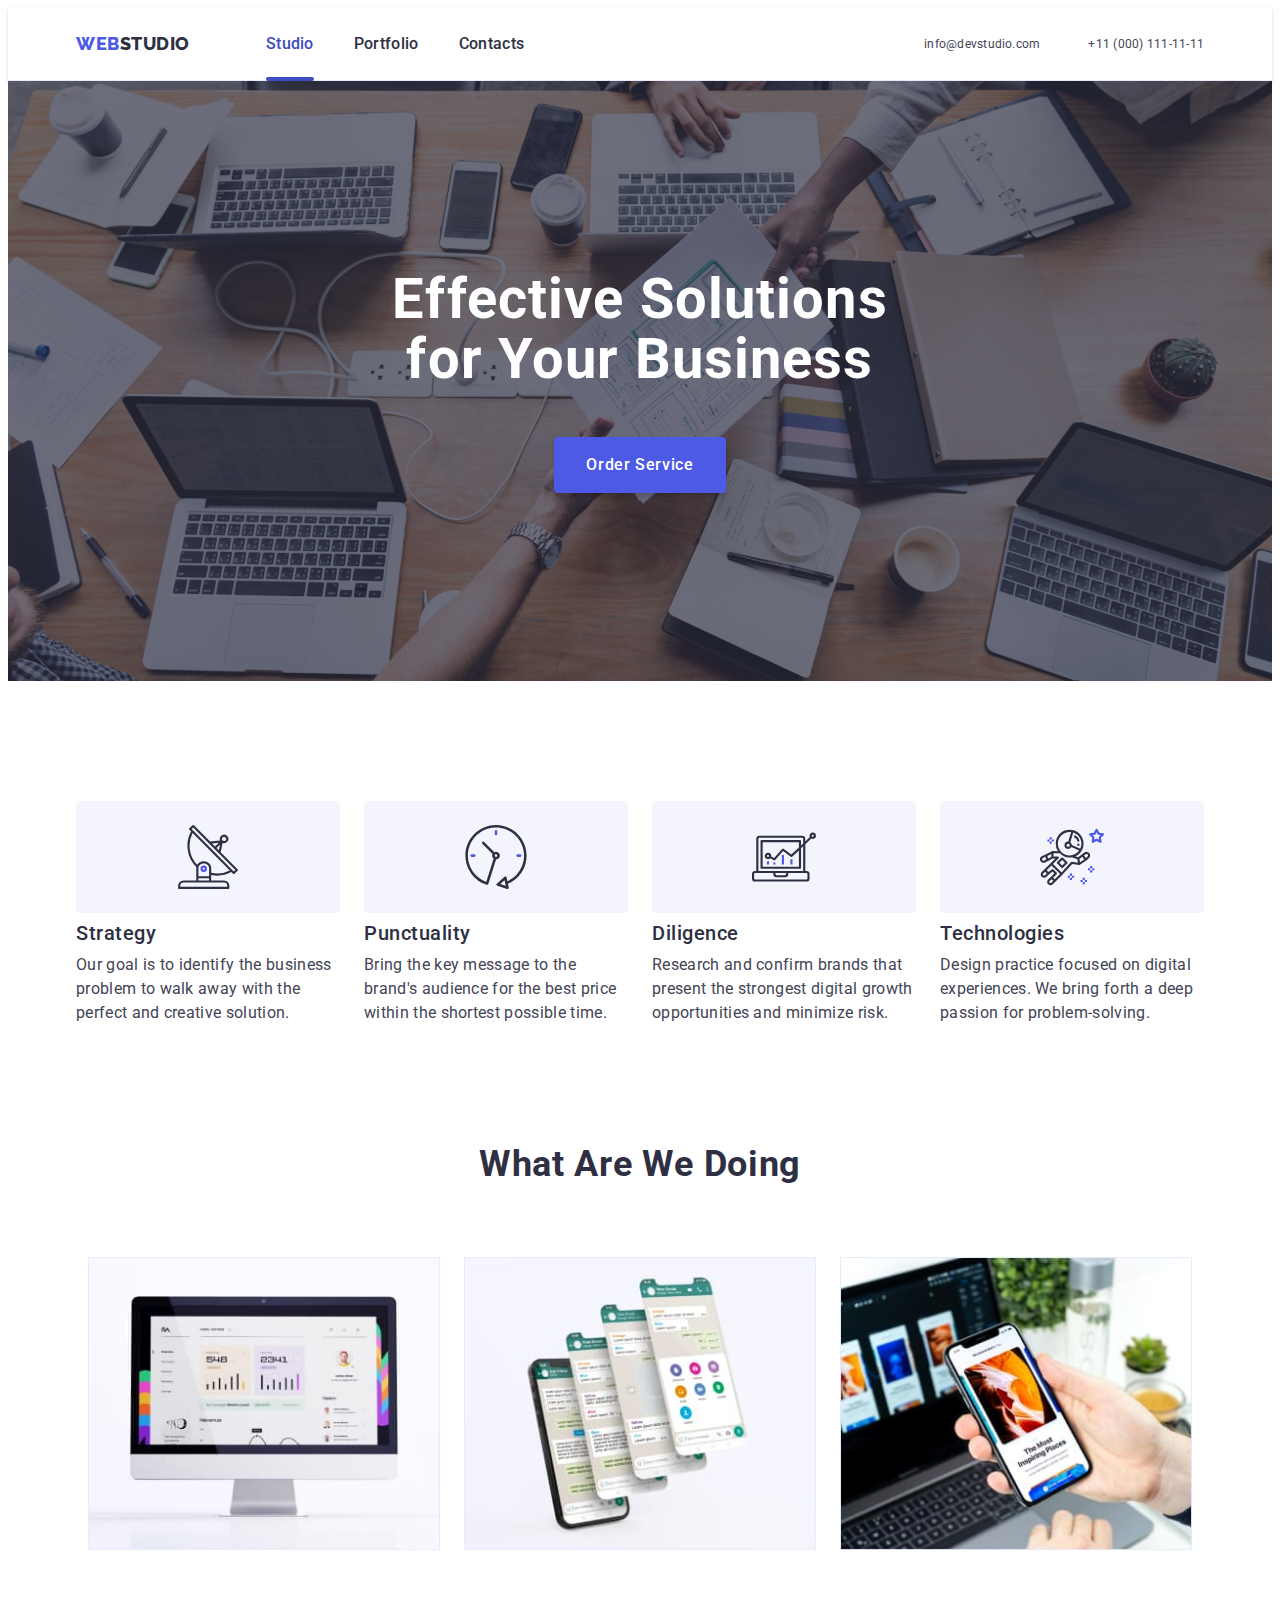
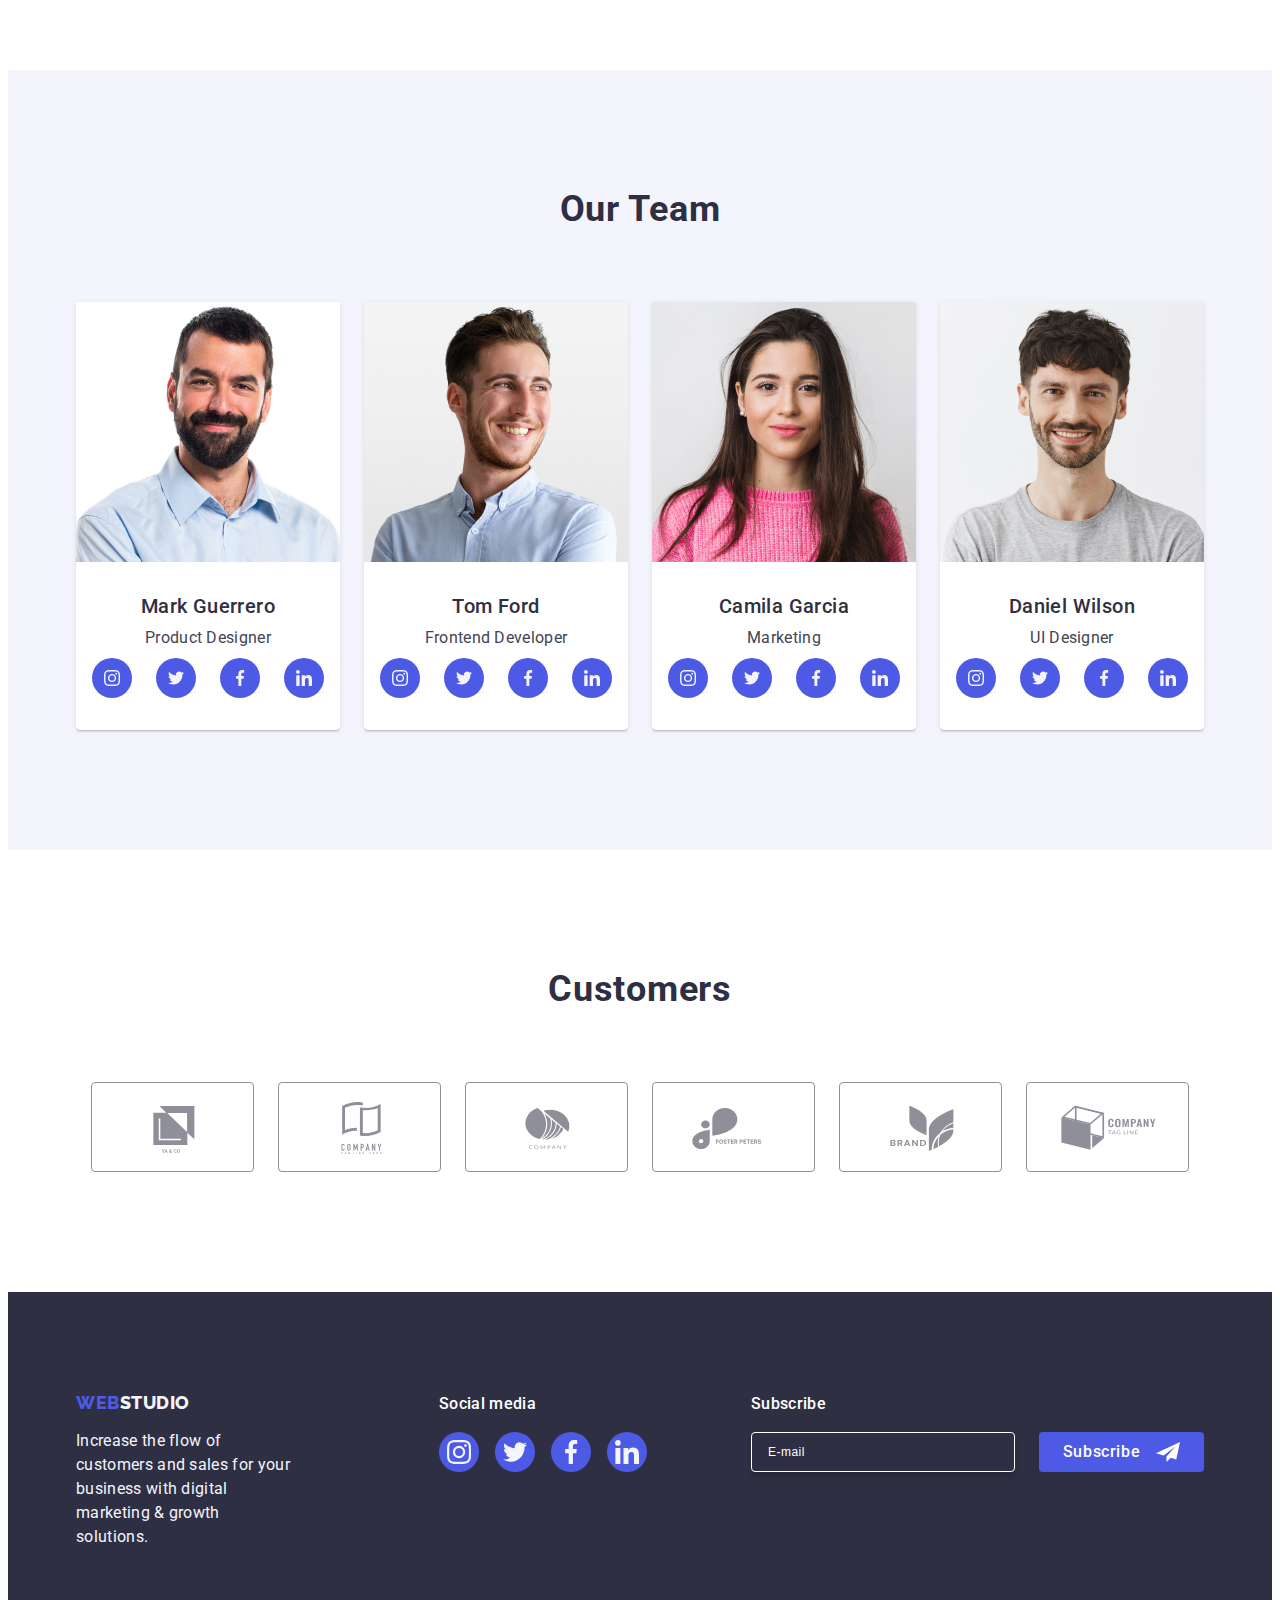
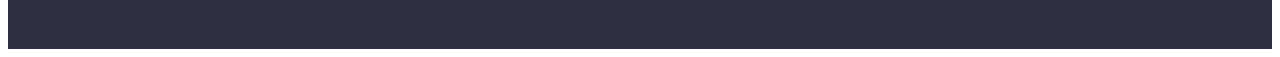
<file: index.html>
<!DOCTYPE html>
<html lang="en">

<head>
    <meta charset="UTF-8" />
    <meta http-equiv="X-UA-Compatible" content="IE=edge" />
    <meta name="viewport" content="width=device-width, initial-scale=1.0" />
    <link rel="preconnect" href="https://fonts.googleapis.com" />
    <link rel="preconnect" href="https://fonts.gstatic.com" crossorigin />
    <link
        href="https://fonts.googleapis.com/css2?family=Montserrat:ital,wght@0,700;1,400&family=Raleway:wght@800&family=Roboto:wght@400;500;700;900&display=swap"
        rel="stylesheet" />
    <title>WebStudio</title>
    <link rel="stylesheet" href="https://cdnjs.cloudflare.com/ajax/libs/modern-normalize/2.0.0/modern-normalize.min.css"
        integrity="sha512-4xo8blKMVCiXpTaLzQSLSw3KFOVPWhm/TRtuPVc4WG6kUgjH6J03IBuG7JZPkcWMxJ5huwaBpOpnwYElP/m6wg=="
        crossorigin="anonymous" referrerpolicy="no-referrer" />
    <link rel="stylesheet" href="./css/styles.css" />
</head>

<body>
    <!-- Header first -->

    <header class="header">
        <div class="header-container container">
            <!-- List link  -->
            <nav class="header-nav">
                <!-- Logo header -->
                <a class="header-logo link" href="./index.html">Web<span class="header-logo-accent">Studio</span></a>
                <ul class="header-nav-list list">
                    <li class="header-nav-item">
                        <a class="header-nav-link link current" href="./index.html">Studio</a>
                    </li>

                    <li class="header-nav-item">
                        <a class="header-nav-link link" href="./portfolio.html">Portfolio</a>
                    </li>

                    <li class="header-nav-item">
                        <a class="header-nav-link link" href="">Contacts</a>
                    </li>
                </ul>
            </nav>

            <!-- Link contact -->
            <address class="header-address">
                <ul class="header-address-list list">
                    <li class="header-address-item">
                        <a class="header-address-link link" href="mailto:info@devstudio.com">info@devstudio.com</a>
                    </li>

                    <li class="header-address-item">
                        <a class="header-address-link link" href="tel:+110001111111">+11 (000) 111-11-11</a>
                    </li>
                </ul>
            </address>

            <!-- mobil button -->

            <button class="menu-toggle js-open-menu" aria-expanded="false" aria-controls="mobile-menu">
                <svg width="24" height="24" fill="currentColor" viewBox="0 0 20 20" xmlns="http://www.w3.org/2000/svg">
                    <path fill-rule="evenodd"
                        d="M3 5a1 1 0 011-1h12a1 1 0 110 2H4a1 1 0 01-1-1zM3 10a1 1 0 011-1h12a1 1 0 110 2H4a1 1 0 01-1-1zM3 15a1 1 0 011-1h12a1 1 0 110 2H4a1 1 0 01-1-1z"
                        clip-rule="evenodd"></path>
                </svg>
            </button>


        </div>
    </header>
    <!-- Main first  -->

    <main>
        <!-- Dark section -->
        <section class="dark">
            <div class="dark-container container">
                <h1 class="dark-title">Effective Solutions for Your Business</h1>
                <button class="btm btm-dark-accent" type="button" data-modal-open>
                    Order Service
                </button>
            </div>
        </section>

        <!-- Advantages section -->
        <section class="advantages">
            <div class="container">
                <h2 class="advantages-title visually-hidden">Advantages</h2>

                <ul class="advantages-list list">
                    <li class="advantages-item">
                        <div class="advantages-thumb">
                            <svg class="advantages-icon" width="64" height="64">
                                <use href="./images/icons.svg#icon-antenna"></use>
                            </svg>
                        </div>
                        <h3 class="advantages-subtitle">Strategy</h3>
                        <p class="advantages-text text">
                            Our goal is to identify the business problem to walk away with
                            the perfect and creative solution.
                        </p>
                    </li>

                    <li class="advantages-item">
                        <div class="advantages-thumb">
                            <svg class="advantages-icon" width="64" height="64">
                                <use href="./images/icons.svg#icon-clock"></use>
                            </svg>
                        </div>
                        <h3 class="advantages-subtitle">Punctuality</h3>
                        <p class="advantages-text text">
                            Bring the key message to the brand's audience for the best price
                            within the shortest possible time.
                        </p>
                    </li>

                    <li class="advantages-item">
                        <div class="advantages-thumb">
                            <svg class="advantages-icon" width="64" height="64">
                                <use href="./images/icons.svg#icon-diagram"></use>
                            </svg>
                        </div>
                        <h3 class="advantages-subtitle">Diligence</h3>
                        <p class="advantages-text text">
                            Research and confirm brands that present the strongest digital
                            growth opportunities and minimize risk.
                        </p>
                    </li>

                    <li class="advantages-item">
                        <div class="advantages-thumb">
                            <svg class="advantages-icon" width="64" height="64">
                                <use href="./images/icons.svg#icon-astronaut"></use>
                            </svg>
                        </div>
                        <h3 class="advantages-subtitle">Technologies</h3>
                        <p class="advantages-text text">
                            Design practice focused on digital experiences. We bring forth a
                            deep passion for problem-solving.
                        </p>
                    </li>
                </ul>
            </div>
        </section>

        <!-- Actions section -->
        <section class="actions">
            <div class="container">
                <h2 class="actions-title title">What are we doing</h2>

                <ul class="actions-list list">
                    <li class="actions-item">
                        <img srcset="./images/main/img-1.jpg 1x, ./images/main/img-1@2x.jpg 2x"
                            src="./images/main/img-1.jpg" alt="analytics" width="360" height="300" loading="lazy" />
                    </li>

                    <li class="actions-item">
                        <img srcset="./images/main/img-2.jpg 1x, ./images/main/img-2@2x.jpg 2x"
                            src="./images/main/img-2.jpg" alt="message" width="360" height="300" loading="lazy" />
                    </li>

                    <li class="actions-item">
                        <img srcset="./images/main/img-3.jpg 1x, ./images/main/img-3@2x.jpg 2x"
                            src="./images/main/img-3.jpg" alt="recommended for you" width="360" height="300"
                            loading="lazy" />
                    </li>
                </ul>
            </div>
        </section>

        <!-- Team section -->

        <section class="team">
            <div class="container">
                <h2 class="team-title title">Our Team</h2>

                <ul class="team-list list">
                    <!-- Card Team 1 -->

                    <li class="team-item">
                        <img srcset="./images/team/team-1.jpg 1x, ./images/team/team-1@2x.jpg 2x"
                            src="./images/team/team-1.jpg" alt="Mark Guerrero" width="264" height="260" />

                        <div class="team-container">
                            <h3 class="team-subtitle">Mark Guerrero</h3>
                            <p class="team-text text">Product Designer</p>
                            <ul class="team-socials-list list">
                                <li class="team-socials-item">

                                    <a class="team-socials-link" href="https://instagram.com" target="_blank"
                                        rel="noopener noreferrer" aria-label="Instagram icon"><svg
                                            class="team-socials-icon" width="16" height="16">
                                            <use href="./images/icons.svg#icon-instagram"></use>
                                        </svg>
                                    </a>
                                </li>
                                <li class="team-socials-item">

                                    <a class="team-socials-link" href="https://twitter.com" target="_blank"
                                        rel="noopener noreferrer" aria-label="Twitter icon"><svg
                                            class="team-socials-icon" width="16" height="16">
                                            <use href="./images/icons.svg#icon-twitter"></use>
                                        </svg>
                                    </a>
                                </li>
                                <li class="team-socials-item">

                                    <a class="team-socials-link" href="https://facebook.com" target="_blank"
                                        rel="noopener noreferrer" aria-label="Facebook icon"><svg
                                            class="team-socials-icon" width="16" height="16">
                                            <use href="./images/icons.svg#icon-facebook"></use>
                                        </svg>
                                    </a>
                                </li>
                                <li class="team-socials-item">

                                    <a class="team-socials-link" href="https://linkedin.com/" target="_blank"
                                        rel="noopener noreferrer" aria-label="Linkedin icon"><svg
                                            class="team-socials-icon" width="16" height="16">
                                            <use href="./images/icons.svg#icon-linkedin"></use>
                                        </svg>
                                    </a>
                                </li>
                            </ul>
                        </div>
                    </li>

                    <!-- Card Team 2 -->

                    <li class="team-item">

                        <img srcset="./images/team/team-2.jpg 1x, ./images/team/team-2@2x.jpg 2x"
                            src="./images/team/team-2.jpg" alt="Tom Ford" width="264" height="260" />

                        <div class="team-container">
                            <h3 class="team-subtitle">Tom Ford</h3>
                            <p class="team-text text">Frontend Developer</p>
                            <ul class="team-socials-list list">
                                <li class="team-socials-item">

                                    <a class="team-socials-link" href="https://instagram.com" target="_blank"
                                        rel="noopener noreferrer" aria-label="Instagram icon"><svg
                                            class="team-socials-icon" width="16" height="16">
                                            <use href="./images/icons.svg#icon-instagram"></use>
                                        </svg>
                                    </a>
                                </li>
                                <li class="team-socials-item">

                                    <a class="team-socials-link" href="https://twitter.com" target="_blank"
                                        rel="noopener noreferrer" aria-label="Twitter icon"><svg
                                            class="team-socials-icon" width="16" height="16">
                                            <use href="./images/icons.svg#icon-twitter"></use>
                                        </svg>
                                    </a>
                                </li>
                                <li class="team-socials-item">

                                    <a class="team-socials-link" href="https://facebook.com" target="_blank"
                                        rel="noopener noreferrer" aria-label="Facebook icon"><svg
                                            class="team-socials-icon" width="16" height="16">
                                            <use href="./images/icons.svg#icon-facebook"></use>
                                        </svg>
                                    </a>
                                </li>
                                <li class="team-socials-item">

                                    <a class="team-socials-link" href="https://linkedin.com/" target="_blank"
                                        rel="noopener noreferrer" aria-label="Linkedin icon"><svg
                                            class="team-socials-icon" width="16" height="16">
                                            <use href="./images/icons.svg#icon-linkedin"></use>
                                        </svg>
                                    </a>
                                </li>
                            </ul>
                        </div>
                    </li>

                    <!-- Card Team 3 -->

                    <li class="team-item">

                        <img srcset="./images/team/team-3.jpg 1x, ./images/team/team-3@2x.jpg 2x"
                            src="./images/team/team-3.jpg" alt="Camila Garcia" width="264" height="260" />

                        <div class="team-container">
                            <h3 class="team-subtitle">Camila Garcia</h3>
                            <p class="team-text text">Marketing</p>
                            <ul class="team-socials-list list">
                                <li class="team-socials-item">

                                    <a class="team-socials-link" href="https://instagram.com" target="_blank"
                                        rel="noopener noreferrer" aria-label="Instagram icon"><svg
                                            class="team-socials-icon" width="16" height="16">
                                            <use href="./images/icons.svg#icon-instagram"></use>
                                        </svg>
                                    </a>
                                </li>
                                <li class="team-socials-item">

                                    <a class="team-socials-link" href="https://twitter.com" target="_blank"
                                        rel="noopener noreferrer" aria-label="Twitter icon"><svg
                                            class="team-socials-icon" width="16" height="16">
                                            <use href="./images/icons.svg#icon-twitter"></use>
                                        </svg>
                                    </a>
                                </li>
                                <li class="team-socials-item">

                                    <a class="team-socials-link" href="https://facebook.com" target="_blank"
                                        rel="noopener noreferrer" aria-label="Facebook icon"><svg
                                            class="team-socials-icon" width="16" height="16">
                                            <use href="./images/icons.svg#icon-facebook"></use>
                                        </svg>
                                    </a>
                                </li>
                                <li class="team-socials-item">

                                    <a class="team-socials-link" href="https://linkedin.com/" target="_blank"
                                        rel="noopener noreferrer" aria-label="Linkedin icon"><svg
                                            class="team-socials-icon" width="16" height="16">
                                            <use href="./images/icons.svg#icon-linkedin"></use>
                                        </svg>
                                    </a>
                                </li>
                            </ul>
                        </div>
                    </li>

                    <!-- Card Team 4 -->

                    <li class="team-item">

                        <img srcset="./images/team/team-4.jpg 1x, ./images/team/team-4@2x.jpg 2x"
                            src="./images/team/team-4.jpg" alt="Daniel Wilson" width="264" height="260" />

                        <div class="team-container">
                            <h3 class="team-subtitle">Daniel Wilson</h3>
                            <p class="team-text text">UI Designer</p>
                            <ul class="team-socials-list list">
                                <li class="team-socials-item">

                                    <a class="team-socials-link" href="https://instagram.com" target="_blank"
                                        rel="noopener noreferrer" aria-label="Instagram icon"><svg
                                            class="team-socials-icon" width="16" height="16">
                                            <use href="./images/icons.svg#icon-instagram"></use>
                                        </svg>
                                    </a>
                                </li>
                                <li class="team-socials-item">

                                    <a class="team-socials-link" href="https://twitter.com" target="_blank"
                                        rel="noopener noreferrer" aria-label="Twitter icon"><svg
                                            class="team-socials-icon" width="16" height="16">
                                            <use href="./images/icons.svg#icon-twitter"></use>
                                        </svg>
                                    </a>
                                </li>
                                <li class="team-socials-item">

                                    <a class="team-socials-link" href="https://facebook.com" target="_blank"
                                        rel="noopener noreferrer" aria-label="Facebook icon"><svg
                                            class="team-socials-icon" width="16" height="16">
                                            <use href="./images/icons.svg#icon-facebook"></use>
                                        </svg>
                                    </a>
                                </li>
                                <li class="team-socials-item">

                                    <a class="team-socials-link" href="https://linkedin.com" target="_blank"
                                        rel="noopener noreferrer" aria-label="Linkedin icon"><svg
                                            class="team-socials-icon" width="16" height="16">
                                            <use href="./images/icons.svg#icon-linkedin"></use>
                                        </svg>
                                    </a>
                                </li>
                            </ul>
                        </div>
                    </li>
                </ul>
            </div>
        </section>

        <!-- Customers -->

        <section class="customers">
            <div class="container-customers container">
                <h2 class="customers-title title">Customers</h2>
                <ul class="customers-list list">
                    <li class="customers-item">
                        <a class="customers-link" href=""><svg class="customers-icon" width="104" height="56">
                                <use href="./images/icons.svg#icon-logo1"></use>
                            </svg></a>
                    </li>

                    <li class="customers-item">
                        <a class="customers-link" href=""><svg class="customers-icon" width="104" height="56">
                                <use href="./images/icons.svg#icon-logo2"></use>
                            </svg></a>
                    </li>

                    <li class="customers-item">
                        <a class="customers-link" href=""><svg class="customers-icon" width="104" height="56">
                                <use href="./images/icons.svg#icon-logo3"></use>
                            </svg></a>
                    </li>

                    <li class="customers-item">
                        <a class="customers-link" href=""><svg class="customers-icon" width="104" height="56">
                                <use href="./images/icons.svg#icon-logo4"></use>
                            </svg></a>
                    </li>

                    <li class="customers-item">
                        <a class="customers-link" href=""><svg class="customers-icon" width="104" height="56">
                                <use href="./images/icons.svg#icon-logo5"></use>
                            </svg></a>
                    </li>

                    <li class="customers-item">
                        <a class="customers-link" href=""><svg class="customers-icon" width="104" height="56">
                                <use href="./images/icons.svg#icon-logo6"></use>
                            </svg></a>
                    </li>

                </ul>
            </div>
        </section>

    </main>

    <!-- Footer first -->
    <footer class="footer">
        <div class="footer-container container">
            <div class="footer-logo-container">
                <a class="footer-logo link" href="./index.html">Web<span class="footer-logo-accent">Studio</span></a>
                <p class="footer-text">
                    Increase the flow of customers and sales for your business with
                    digital marketing & growth solutions.
                </p>
            </div>
            <div class="footer-social-container">
                <p class="footer-social-text">Social media</p>
                <ul class="footer-list list">
                    <li class="footer-social-item">
                        <a class="footer-social-link" href="https://instagram.com" target="_blank"
                            rel="noopener noreferrer" aria-label="Instagram icon"><svg class="footer-social" width="24"
                                height="24">
                                <use href="./images/icons.svg#icon-instagram"></use>
                            </svg></a>
                    </li>
                    <li class="footer-social-item">
                        <a class="footer-social-link" href="https://twitter.com" target="_blank"
                            rel="noopener noreferrer" aria-label="Twitter icon"><svg class="footer-social" width="24"
                                height="24">
                                <use href="./images/icons.svg#icon-twitter"></use>
                            </svg></a>
                    </li>
                    <li class="footer-social-item">
                        <a class="footer-social-link" href="https://facebook.com" target="_blank"
                            rel="noopener noreferrer" aria-label="Facebook icon"><svg class="footer-social" width="24"
                                height="24">
                                <use href="./images/icons.svg#icon-facebook"></use>
                            </svg></a>
                    </li>
                    <li class="footer-social-item">
                        <a class="footer-social-link" href="https://linkedin.com" target="_blank"
                            rel="noopener noreferrer" aria-label="Linkedin icon"><svg class="footer-social" width="24"
                                height="24">
                                <use href="./images/icons.svg#icon-linkedin"></use>
                            </svg></a>
                    </li>
                </ul>
            </div>
            <div class="footer-form-cont">
                <p class="footer-form-text text">Subscribe</p>
                <form class="footer-form" name="subscription-form">
                    <label class="footer-form-label">
                        <input class="footer-form-input" type="email" name="email" placeholder="E-mail" />
                    </label>
                    <button class="footer-form-btn btn" type="submit">Subscribe <svg class="footer-icon" width="24"
                            height="24">
                            <use href="./images/icons.svg#icon-footer"></use>
                        </svg></button>
                </form>
            </div>
        </div>
    </footer>

    <!-- Data Modal -->
    <div class="backdrop is-hidden" data-modal>
        <div class="modal">
            <button class="modal-btn" type="button" data-modal-close>
                <svg class="modal-btn-icon" width="8" height="8">
                    <use href="./images/icons.svg#icon-close"></use>
                </svg>
            </button>
            <p class="modal-caption">
                Leave your contacts and we will call you back
            </p>

            <form class="modal-form" name="reviews-form">
                <div class="modal-form-field">
                    <label class="modal-form-label" for="user-name">Name</label>
                    <div class="modal-form-label-cont">
                        <input class="modal-form-input" type="text" name="user-name" id="user-name" />
                        <svg class="modal-form-icon" width="18" height="24">
                            <use href="./images/icons.svg#icon-user"></use>
                        </svg>
                    </div>
                </div>


                <div class="modal-form-field">
                    <label class="modal-form-label" for="user-phone">Phone</label>
                    <div class="modal-form-label-cont">
                        <input class="modal-form-input" type="tel" name="user-phone" id="user-phone" />
                        <svg class="modal-form-icon" width="18" height="24">
                            <use href="./images/icons.svg#icon-phone"></use>
                        </svg>
                    </div>
                </div>


                <div class="modal-form-field">
                    <label class="modal-form-label" for="user-email">Email</label>
                    <div class="modal-form-label-cont">
                        <input class="modal-form-input" type="email" name="user-email" id="user-email" />
                        <svg class="modal-form-icon" width="18" height="24">
                            <use href="./images/icons.svg#icon-email"></use>
                        </svg>
                    </div>
                </div>

                <div class="modal-form-comment-cont">
                    <label class="modal-form-label" for="user-comment">Comment</label>
                    <textarea class="modal-form-comment" name="user-comment" id="user-comment" rows="4"
                        placeholder="Text input"></textarea>
                </div>
                <div class="modal-form-agreement-cont">
                    <input class="visually-hidden" type="checkbox" name="user-privacy" id="user-privacy" value="true" />
                    <label class="modal-form-agreement" for="user-privacy">
                        <span class="modal-form-checkbox">
                            <svg class="modal-form-checkbox-icon" width="10" height="8">
                                <use href="./images/icons.svg#icon-check"></use>
                            </svg>
                        </span>
                        I accept the terms and conditions of the
                        <a class="modal-form-agreement-link" href="" target="_blank" rel="noopener noreferrer">
                            Privacy Policy
                        </a>
                    </label>
                </div>

                <button class="btn-accent btn" type="submit">Send</button>
            </form>
        </div>
    </div>

    <div class="menu-container js-menu-container" id="mobile-menu">

        <button type="button" class="modal-close  js-close-menu" data-modal-close>
            <svg class="modal-icon" height="8" width="8">
                <use href="./images/icons.svg#icon-close"></use>
            </svg>
        </button>

        <!--Mobile Navigations-->
        <ul class="mobile-menu-list list">
            <li class="mobile-menu-item">
                <a class="mobile-menu-link link mobile-menu-current" href="./index.html">Studio</a>
            </li>
            <li class="mobile-menu-item">
                <a class="mobile-menu-link link" href="./portfolio.html">Portfolio</a>
            </li>
            <li class="mobile-menu-item">
                <a class="mobile-menu-link link" href="#">Contacts</a>
            </li>
        </ul>

        <div>
            <!--Mobile Contacts-->
            <address class="mobile-contacts">
                <ul class="mobile-contacts-list list">
                    <li class="mobile-contacts-item">
                        <a class="mobile-contacts-link highlight link" href="tel:+110001111111" target="_blank"
                            rel="noopener noreferrer">+11 (000) 111-11-11</a>
                    </li>
                    <li class="mobile-contacts-item">
                        <a class="mobile-contacts-link link" href="mailto:info@devstudio.com" target="_blank"
                            rel="noopener noreferrer">info@devstudio.com</a>
                    </li>
                </ul>
            </address>
            <!--Mobile Socials-->
            <ul class="mobile-socials-list list">
                <li class="footer-social-item">
                    <a class="footer-social-link" href="https://instagram.com" target="_blank" rel="noopener noreferrer"
                        aria-label="Instagram icon"><svg class="footer-social" width="24" height="24">
                            <use href="./images/icons.svg#icon-instagram"></use>
                        </svg></a>
                </li>
                <li class="footer-social-item">
                    <a class="footer-social-link" href="https://twitter.com" target="_blank" rel="noopener noreferrer"
                        aria-label="Twitter icon"><svg class="footer-social" width="24" height="24">
                            <use href="./images/icons.svg#icon-twitter"></use>
                        </svg></a>
                </li>
                <li class="footer-social-item">
                    <a class="footer-social-link" href="https://facebook.com" target="_blank" rel="noopener noreferrer"
                        aria-label="Facebook icon"><svg class="footer-social" width="24" height="24">
                            <use href="./images/icons.svg#icon-facebook"></use>
                        </svg></a>
                </li>
                <li class="footer-social-item">
                    <a class="footer-social-link" href="https://linkedin.com" target="_blank" rel="noopener noreferrer"
                        aria-label="Linkedin icon"><svg class="footer-social" width="24" height="24">
                            <use href="./images/icons.svg#icon-linkedin"></use>
                        </svg></a>
                </li>
            </ul>
        </div>

    </div>

    <script src="./js/modal.js" type="module"></script>
    <script src="./js/mobile-menu.js"></script>

</body>

</html>
</file>
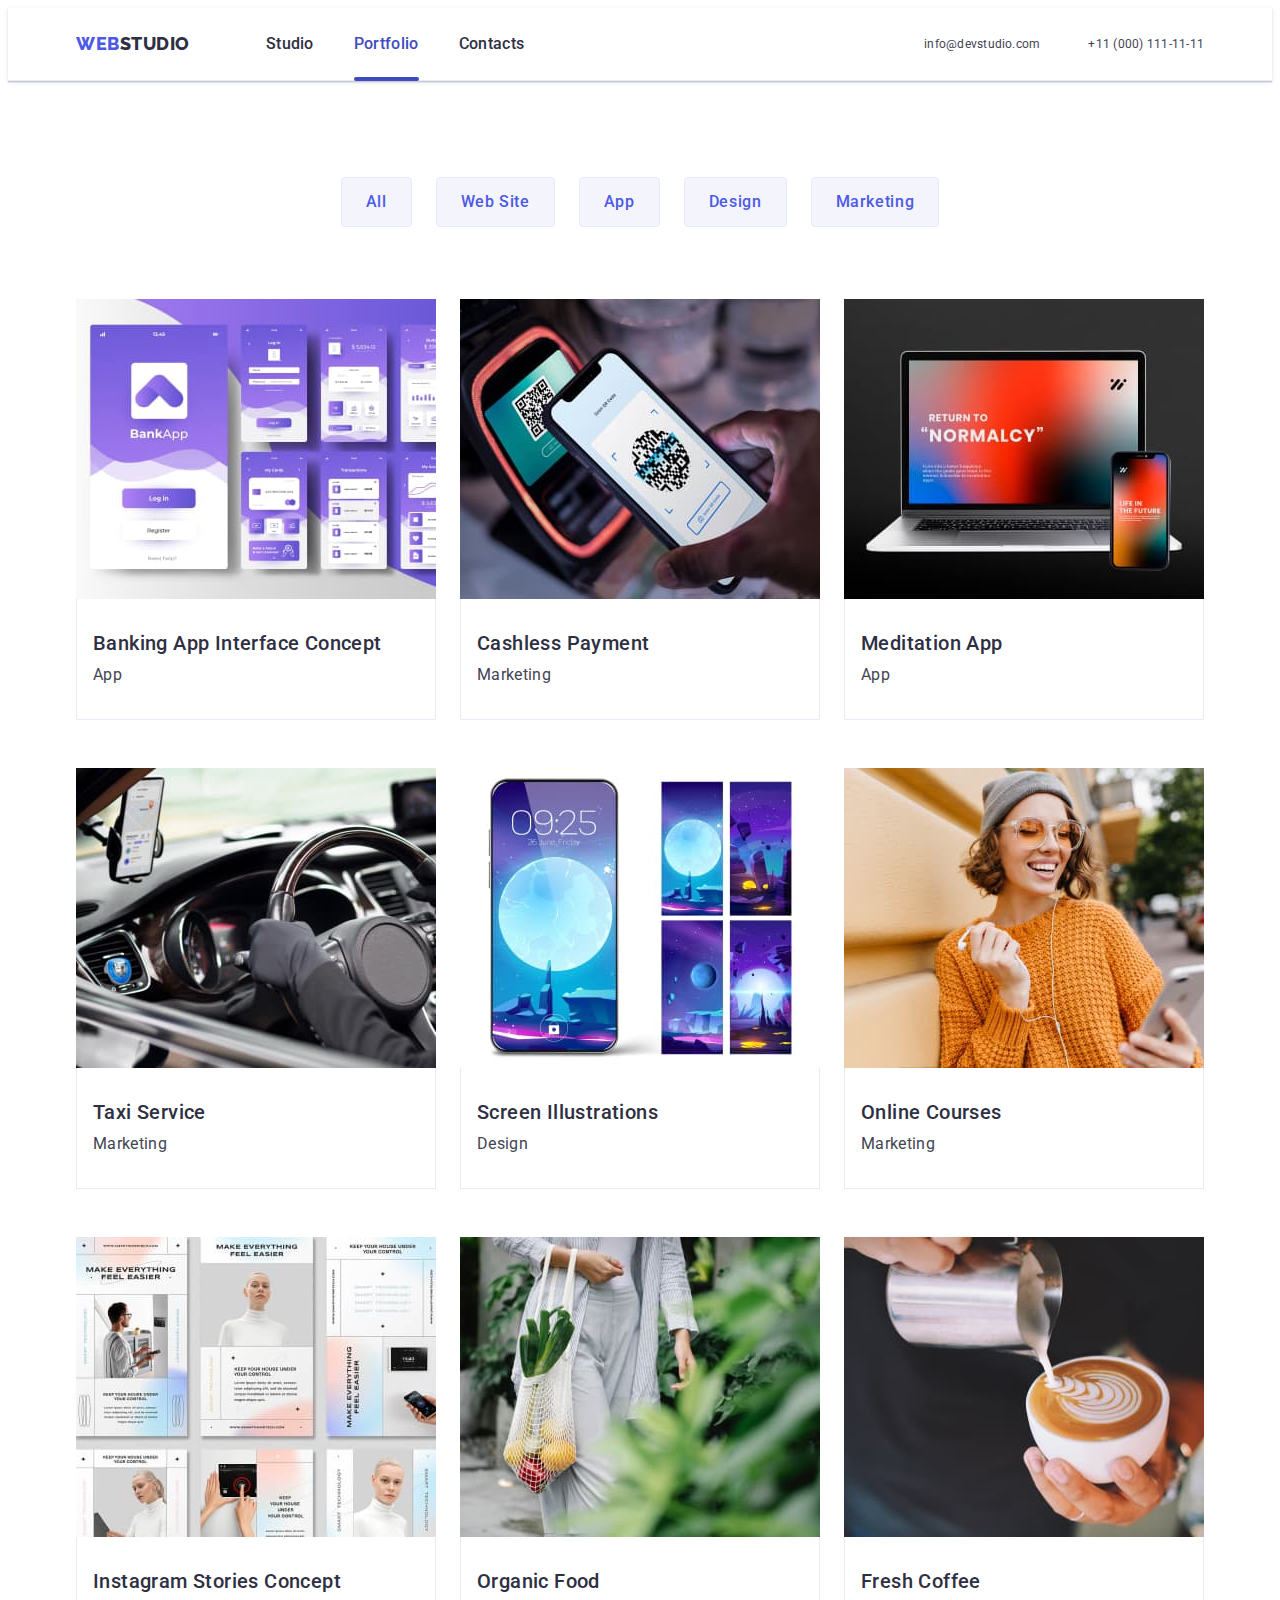
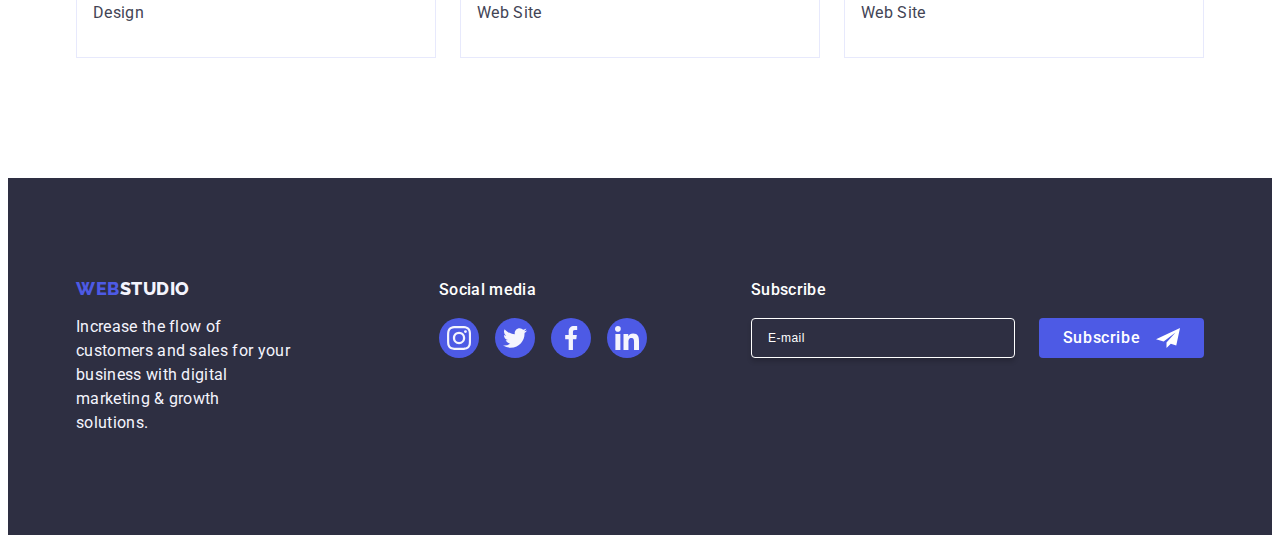
<file: portfolio.html>
<!DOCTYPE html>
<html lang="en">

<head>
    <meta charset="UTF-8">
    <meta name="viewport" content="width=device-width, initial-scale=1.0">
    <link rel="preconnect" href="https://fonts.googleapis.com">
    <link rel="preconnect" href="https://fonts.gstatic.com" crossorigin>
    <link
        href="https://fonts.googleapis.com/css2?family=Montserrat:ital,wght@0,700;1,400&family=Raleway:wght@800&family=Roboto:wght@400;500;700;900&display=swap"
        rel="stylesheet">
    <title>WebStudio</title>
    <link rel="stylesheet" href="https://cdnjs.cloudflare.com/ajax/libs/modern-normalize/2.0.0/modern-normalize.min.css"
        integrity="sha512-4xo8blKMVCiXpTaLzQSLSw3KFOVPWhm/TRtuPVc4WG6kUgjH6J03IBuG7JZPkcWMxJ5huwaBpOpnwYElP/m6wg=="
        crossorigin="anonymous" referrerpolicy="no-referrer" />
    <link rel="stylesheet" href="./css/styles.css">
</head>

<body>
    <!-- Header portfolio -->
    <header class="header">
        <div class="header-container container">
            <!-- List link  -->
            <nav class="header-nav">

                <!-- Logo header -->
                <a class="header-logo link" href="./index.html">Web<span class="header-logo-accent">Studio</span></a>

                <ul class="header-nav-list list">
                    <li class="header-nav-item">
                        <a class="header-nav-link link" href="./index.html">Studio</a>
                    </li>

                    <li class="header-nav-item">
                        <a class="header-nav-link link current" href="./portfolio.html">Portfolio</a>
                    </li>

                    <li class="header-nav-item">
                        <a class="header-nav-link link" href="">Contacts</a>
                    </li>
                </ul>
            </nav>

            <!-- Link contact -->
            <address class="header-address">
                <ul class="header-address-list list">
                    <li class="header-address-item">
                        <a class="header-address-link link" href="mailto:info@devstudio.com">info@devstudio.com</a>
                    </li>

                    <li class="header-address-item">
                        <a class="header-address-link link" href="tel:+110001111111">+11 (000) 111-11-11</a>
                    </li>
                </ul>
            </address>
        </div>
    </header>

    <!-- Main portfolio  -->
    <Main>
        <section class="portfolia">
            <div class="container">
                <h1 class="portfolia-title visually-hidden">Main portfolio</h1>
                <ul class="portfolia-btm-list list">
                    <li class="portfolia-btm-link link"> <button class="btm btm-portfolia-first"
                            type="button">All</button>
                    </li>
                    <li class="portfolia-btm-link link"> <button class="btm btm-portfolia-first" type="button">Web
                            Site</button></li>
                    <li class="portfolia-btm-link link"> <button class="btm btm-portfolia-first"
                            type="button">App</button>
                    </li>
                    <li class="portfolia-btm-link link"> <button class="btm btm-portfolia-first"
                            type="button">Design</button>
                    </li>
                    <li class="portfolia-btm-link link"> <button class="btm btm-portfolia-first"
                            type="button">Marketing</button></li>
                </ul>
                <ul class="portfolia-list list">
                    <!-- 1 part 3 foto -->
                    <li class="portfolia-item">
                        <a class="portfolia-link link" href="/">
                            <div class="portfolia-img-container">
                                <img src="./images/projectkcart1/img1.jpg" alt="Banking App" width="360" height="300">
                                <p class="porfolia-img-text">14 Stylish and User-Friendly App Design Concepts · Task
                                    Manager App · Calorie Tracker
                                    App · Exotic Fruit Ecommerce App · Cloud Storage App</p>
                            </div>
                            <div class="portfolia-container">
                                <h2 class="portfolia-subtitle">Banking App Interface Concept</h2>
                                <p class="portfolia-text">
                                    App
                                </p>
                            </div>
                        </a>
                    </li>
                    <li class="portfolia-item">
                        <a class="portfolia-link link" href="/">
                            <div class="portfolia-img-container">
                                <img src="./images/projectkcart1/img2.jpg" alt="Cashless Payment" width="360"
                                    height="300">
                                <p class="porfolia-img-text">14 Stylish and User-Friendly App Design Concepts · Task
                                    Manager App · Calorie Tracker
                                    App · Exotic Fruit Ecommerce App · Cloud Storage App</p>
                            </div>
                            <div class="portfolia-container">
                                <h2 class="portfolia-subtitle">Cashless Payment</h2>
                                <p class="portfolia-text">
                                    Marketing
                                </p>
                            </div>
                        </a>
                    </li>
                    <li class="portfolia-item">
                        <a class="portfolia-link link" href="/">
                            <div class="portfolia-img-container">
                                <img src="./images/projectkcart1/img3.jpg" alt="Meditation App" width="360"
                                    height="300">
                                <p class="porfolia-img-text">14 Stylish and User-Friendly App Design Concepts · Task
                                    Manager App · Calorie Tracker
                                    App · Exotic Fruit Ecommerce App · Cloud Storage App</p>
                            </div>
                            <div class="portfolia-container">
                                <h2 class="portfolia-subtitle">Meditation App</h2>
                                <p class="portfolia-text">
                                    App
                                </p>
                            </div>
                        </a>
                    </li>
                    <!-- 2 part 3 foto -->
                    <li class="portfolia-item">
                        <a class="portfolia-link link" href="/">
                            <div class="portfolia-img-container">
                                <img src="./images/projectkcart2/img1.jpg" alt="Taxi Service" width="360" height="300">
                                <p class="porfolia-img-text">14 Stylish and User-Friendly App Design Concepts · Task
                                    Manager App · Calorie Tracker
                                    App · Exotic Fruit Ecommerce App · Cloud Storage App</p>
                            </div>
                            <div class="portfolia-container">
                                <h2 class="portfolia-subtitle">Taxi Service</h2>
                                <p class="portfolia-text">
                                    Marketing
                                </p>
                            </div>
                        </a>
                    </li>
                    <li class="portfolia-item">
                        <a class="portfolia-link link" href="/">
                            <div class="portfolia-img-container">
                                <img src="./images/projectkcart2/img2.jpg" alt="Screen Illustrations" width="360"
                                    height="300">
                                <p class="porfolia-img-text">14 Stylish and User-Friendly App Design Concepts · Task
                                    Manager App · Calorie Tracker
                                    App · Exotic Fruit Ecommerce App · Cloud Storage App</p>
                            </div>
                            <div class="portfolia-container">
                                <h2 class="portfolia-subtitle">Screen Illustrations</h2>
                                <p class="portfolia-text">
                                    Design
                                </p>
                            </div>
                        </a>
                    </li>
                    <li class="portfolia-item">
                        <a class="portfolia-link link" href="/">
                            <div class="portfolia-img-container">
                                <img src="./images/projectkcart2/img3.jpg" alt="Online Courses" width="360"
                                    height="300">
                                <p class="porfolia-img-text">14 Stylish and User-Friendly App Design Concepts · Task
                                    Manager App · Calorie Tracker
                                    App · Exotic Fruit Ecommerce App · Cloud Storage App</p>
                            </div>
                            <div class="portfolia-container">
                                <h2 class="portfolia-subtitle">Online Courses</h2>
                                <p class="portfolia-text">
                                    Marketing
                                </p>
                            </div>
                        </a>
                    </li>
                    <!-- 3 part 3 foto -->
                    <li class="portfolia-item">
                        <a class="portfolia-link link" href="/">
                            <div class="portfolia-img-container">
                                <img src="./images/projectkcart3/img1.jpg" alt="Instagram Concept" width="360"
                                    height="300">
                                <p class="porfolia-img-text">14 Stylish and User-Friendly App Design Concepts · Task
                                    Manager App · Calorie Tracker
                                    App · Exotic Fruit Ecommerce App · Cloud Storage App</p>
                            </div>
                            <div class="portfolia-container">
                                <h2 class="portfolia-subtitle">Instagram Stories Concept</h2>
                                <p class="portfolia-text">
                                    Design
                                </p>
                            </div>
                        </a>
                    </li>
                    <li class="portfolia-item">
                        <a class="portfolia-link link" href="/">
                            <div class="portfolia-img-container">
                                <img src="./images/projectkcart3/img2.jpg" alt="Organic Food" width="360" height="300">
                                <p class="porfolia-img-text">14 Stylish and User-Friendly App Design Concepts · Task
                                    Manager App · Calorie Tracker
                                    App · Exotic Fruit Ecommerce App · Cloud Storage App</p>
                            </div>
                            <div class="portfolia-container">
                                <h2 class="portfolia-subtitle">Organic Food</h2>
                                <p class="portfolia-text">
                                    Web Site
                                </p>
                            </div>
                        </a>
                    </li>
                    <li class="portfolia-item">
                        <a class="portfolia-link link" href="/">
                            <div class="portfolia-img-container">
                                <img src="./images/projectkcart3/img3.jpg" alt="Fresh Coffee" width="360" height="300">
                                <p class="porfolia-img-text">14 Stylish and User-Friendly App Design Concepts · Task
                                    Manager App · Calorie Tracker
                                    App · Exotic Fruit Ecommerce App · Cloud Storage App</p>
                            </div>
                            <div class="portfolia-container">
                                <h2 class="portfolia-subtitle">Fresh Coffee</h2>
                                <p class="portfolia-text">
                                    Web Site
                                </p>
                            </div>
                        </a>
                    </li>
                </ul>
            </div>
        </section>
    </Main>

    <!-- Footer portfolio -->
    <footer class="footer">
        <div class="footer-container container">
            <div class="footer-logo-container">
                <a class="footer-logo link" href="./index.html">Web<span class="footer-logo-accent">Studio</span></a>
                <p class="footer-text">
                    Increase the flow of customers and sales for your business with
                    digital marketing & growth solutions.
                </p>
            </div>
            <div class="footer-social-container">
                <p class="footer-social-text">Social media</p>
                <ul class="footer-list list">
                    <li class="footer-social-item">
                        <a class="footer-social-link" href="https://instagram.com" target="_blank"
                            rel="noopener noreferrer" aria-label="Instagram icon"><svg class="footer-social" width="24"
                                height="24">
                                <use href="./images/icons.svg#icon-instagram"></use>
                            </svg></a>
                    </li>
                    <li class="footer-social-item">
                        <a class="footer-social-link" href="https://twitter.com" target="_blank"
                            rel="noopener noreferrer" aria-label="Twitter icon"><svg class="footer-social" width="24"
                                height="24">
                                <use href="./images/icons.svg#icon-twitter"></use>
                            </svg></a>
                    </li>
                    <li class="footer-social-item">
                        <a class="footer-social-link" href="https://facebook.com" target="_blank"
                            rel="noopener noreferrer" aria-label="Facebook icon"><svg class="footer-social" width="24"
                                height="24">
                                <use href="./images/icons.svg#icon-facebook"></use>
                            </svg></a>
                    </li>
                    <li class="footer-social-item">
                        <a class="footer-social-link" href="https://linkedin.com" target="_blank"
                            rel="noopener noreferrer" aria-label="Linkedin icon"><svg class="footer-social" width="24"
                                height="24">
                                <use href="./images/icons.svg#icon-linkedin"></use>
                            </svg></a>
                    </li>
                </ul>
            </div>
            <div class="footer-form-cont">
                <p class="footer-form-text text">Subscribe</p>
                <form class="footer-form" name="subscription-form">
                    <label class="footer-form-label">
                        <input class="footer-form-input" type="email" name="email" placeholder="E-mail" />
                    </label>
                    <button class="footer-form-btn btn" type="submit">Subscribe <svg class="footer-icon" width="24"
                            height="24">
                            <use href="./images/icons.svg#icon-footer"></use>
                        </svg></button>
                </form>
            </div>
        </div>
    </footer>

</body>

</html>
</file>
<file: css/styles.css>
/**
  |============================
  | Root
  |============================
*/
:root {
    --navyblue: #2E2F42;
    --cloud: #F4F4FD;
    --white: #FFF;
    --iris: #4D5AE5;
    --ocean: #404BBF;
    --cornflower: #E7E9FC;
    --slate: #434455;
    --DAIRY: #FCFCFC;
    --lightslane: #8e8f99;
    --green: #31d0aa;
    --main-font: 'Roboto', sans-serif;
    --logo-font: Raleway, sans-serif;
}

/**
  |============================
  | Base styles
  |============================
*/
*,
*::before,
*::after {
    box-sizing: border-box;
}

body {
    font-family: var(--main-font);
    color: var(--slate);
    background-color: var(--white);
}

/* reset style start */
h1,
h2,
h3,
h4,
h5,
h6,
p {
    margin: 0;
}

address {
    font-style: normal;
}

img {
    display: block;
    max-width: 100%;
    height: auto;
}

.list {
    list-style: none;
    margin: 0;
    padding: 0;
}

.link {
    text-decoration: none;
    color: currentColor;
    line-height: 1.5;
    letter-spacing: 0.02em;
}

.btm {
    min-width: 69px;
    min-height: 48px;
    font-family: inherit;
    border: 1px solid transparent;
    cursor: pointer;
    color: currentColor;
    font-size: 16px;
    font-weight: 500;
    line-height: 1.5;
    letter-spacing: 0.04em;
    border-radius: 4px;

}

/* reset style end */

.visually-hidden {
    position: absolute;
    width: 1px;
    height: 1px;
    margin: -1px;
    border: 0;
    padding: 0;
    white-space: nowrap;
    clip-path: inset(100%);
    clip: rect(0 0 0 0);
    overflow: hidden;
}

.btm-dark-accent {
    display: block;
    color: var(--white);
    background-color: var(--iris);
    padding: 16px 32px;
    box-shadow: 0px 4px 4px 0px rgba(0, 0, 0, 0.15);
    min-width: 169px;
    height: 56px;
    border: none;
    border-radius: 4px;
    cursor: pointer;
    margin: 0 auto;
    transition: background-color 250ms cubic-bezier(0.4, 0, 0.2, 1);
}

.btm-portfolia-first:hover,
.btm-portfolia-first:focus {
    color: var(--white);
    text-align: center;
    background-color: var(--ocean);
    border: 1px solid transparent;
    box-shadow: 0px 2px 2px 0px rgba(0, 0, 0, 0.12), 0px 2px 1px 0px rgba(0, 0, 0, 0.08), 0px 3px 1px 0px rgba(0, 0, 0, 0.10);
}

.btm-portfolia-first {
    color: var(--iris);
    text-align: center;
    border: 1px solid var(--cornflower);
    background-color: var(--cloud);
    padding: 12px 24px;
    transition: color 250ms cubic-bezier(0.4, 0, 0.2, 1), background-color 250ms cubic-bezier(0.4, 0, 0.2, 1), border-color 250ms cubic-bezier(0.4, 0, 0.2, 1), box-shadow 250ms cubic-bezier(0.4, 0, 0.2, 1);
}

.btm-dark-accent:hover,
.btm-dark-accent:focus {
    background-color: var(--ocean);
    box-shadow: 0px 4px 4px 0px rgba(0, 0, 0, 0.15);
}

.portfolia-btm-list {
    display: flex;
}

.title {
    color: var(--navyblue);
    text-align: center;
    font-size: 36px;
    line-height: 1.11;
    letter-spacing: 0.02em;
    text-transform: capitalize;
}

.text {
    color: var(--slate);
    line-height: 1.5;
    letter-spacing: 0.02em;
}

/* Base styles for mobile devices */

.container {
    min-width: 320px;
    max-width: 428px;
    padding-left: 16px;
    padding-right: 16px;
    margin-left: auto;
    margin-right: auto;
}

/* Styles for tablet devices */

@media only screen and (min-width: 768px) {
    .container {
        max-width: 768px;
    }
}

/* Styles for desktop devices */

@media only screen and (min-width: 1158px) {
    .container {
        max-width: 1158px;
        padding-left: 15px;
        padding-right: 15px;
    }
}

/* .container {
    outline: 2px solid rgb(223, 57, 7);
    outline-offset: -2px;
} */

/**
  |============================
  | Header styles 2 page
  |============================
*/

.header {
    border-bottom: 1px solid var(--cornflower);
    box-shadow: 0px 2px 1px rgba(46, 47, 66, 0.08), 0px 1px 1px rgba(46, 47, 66, 0.16), 0px 1px 6px rgba(46, 47, 66, 0.08);
}

.header .header-container {
    display: flex;
    align-items: center;
    justify-content: space-between;
    padding-top: 24px;
    padding-bottom: 24px;

    @media screen and (min-width: 1158px) {
        padding-top: 0;
        padding-bottom: 0;
    }
}

.header-nav {
    display: flex;
    align-items: center;
    margin-right: auto;
}

.header-logo {
    display: inline-flex;
    height: 24px;
    align-items: center;
    flex-shrink: 0;
    margin-right: 76px;
    transition: color 250ms cubic-bezier(0.4, 0, 0.2, 1);
}

.header-nav-list {
    display: inline-flex;
    align-items: flex-start;
    gap: 40px;
    justify-content: space-between;
}

.header-nav-list .header-nav-item .header-nav-link {
    position: relative;
}

.header-nav-link::after {
    content: '';
    position: absolute;
    left: 0;
    bottom: -1px;
    height: 4px;
    background-color: var(--ocean);
    border-radius: 2px;
    width: 100%;
    opacity: 0;
    transition: opacity 250ms cubic-bezier(0.4, 0, 0.2, 1);
}

.header-nav-link.current {
    color: var(--ocean);
}

.current::after {
    content: '';
    position: absolute;
    left: 0;
    bottom: -1px;
    height: 4px;
    background-color: var(--ocean);
    border-radius: 2px;
    width: 100%;
    opacity: 1;

}

.header-nav-link:hover::after,
.header-nav-link:focus::after {
    opacity: 1;
}

.header-nav-link {
    display: block;
    padding: 24px 0;
    transition: color 250ms cubic-bezier(0.4, 0, 0.2, 1);
}

.header-address-list {
    display: flex;
    gap: 40px;
}

.header-address-link {
    transition: color 250ms cubic-bezier(0.4, 0, 0.2, 1);
}

.header-logo,
.footer-logo {
    color: var(--iris);
    font-family: var(--logo-font);
    font-size: 18px;
    font-weight: 800;
    line-height: 1.17;
    letter-spacing: 0.03em;
    text-transform: uppercase;
}

.header-logo-accent,
.footer-logo-accent {
    color: var(--navyblue);
    font-family: var(--logo-font);
    font-size: 18px;
    font-weight: 800;
    line-height: 1.17;
    letter-spacing: 0.03em;
    text-transform: uppercase;
}

.header-nav-link {
    color: var(--navyblue);
    font-family: var(--main-font);
    font-weight: 500;
}

.header-nav-link:hover,
.header-nav-link:focus,
.header-address-link:hover,
.header-address-link:focus {
    color: var(--ocean);
}

.header .header-nav-list {
    display: none;

    @media screen and (min-width: 768px) {
        display: flex;
        text-align: center;
        gap: 40px;
    }

    /* Desktop */
    @media screen and (min-width: 1158px) {
        display: flex;
        text-align: center;
        gap: 40px;
    }
}

.header .header-address-list {
    display: none;


    @media screen and (min-width: 768px) {
        display: flex;
        flex-direction: column;
        gap: 12px;
    }

    /* Desktop */
    @media screen and (min-width: 1158px) {
        display: flex;
        flex-direction: row;
        gap: 48px;
    }
}

.header .header-nav-list .header-nav-link {
    font-size: 16px;
    letter-spacing: 0.02em;
    line-height: 1.5;
    transition: color 250ms cubic-bezier(0.4, 0, 0.2, 1)
}

.header .header-nav-list .header-nav-item .header-nav-link {
    display: block;
    padding: 24px 0;

}

.header .header-address-link {

    @media (max-width:1558px) {
        font-size: 12px;
    }
}

.header .header-nav-link,
.header .header-address-link {
    line-height: 1.6;
    letter-spacing: 0.02em;
    transition: color 250ms cubic-bezier(0.4, 0, 0.2, 1)
}

.header .header-nav-item:hover .header-nav-link,
.header .header-nav-item:focus .header-nav-link {
    color: var(--ocean);
}

.header .header-address-link:hover,
.header .header-address-link:focus {
    color: var(--ocean);
}


/**
  |============================
  | Dark section
  |============================
*/

.dark .dark-title {
    max-width: 320px;
    color: var(--white);
    text-align: center;
    font-size: 36px;
    line-height: 1.07;
    letter-spacing: 0.02em;
    margin-bottom: 48px;

    @media screen and (min-width: 768px) {
        max-width: 496px;
        font-size: 56px;
        line-height: 60px;
        letter-spacing: 1.12px;
    }

    @media screen and (min-width: 1158px) {
        font-size: 56px;
        line-height: 60px;
        letter-spacing: 1.12px;
    }
}

.dark {
    margin: 0 auto;
    display: flex;
    padding: 112px 0;
    max-width: 1440px;
    background-color: var(--navyblue);
    background-image: linear-gradient(rgba(46, 47, 66, 0.70), rgba(46, 47, 66, 0.70)), url('../images/dark/dark-bg-mobile.jpg');
    background-position: center;
    background-repeat: no-repeat;
    background-size: cover;
}

.dark-title {
    color: var(--white);
    text-align: center;
    font-size: 56px;
    line-height: 1.07;
    letter-spacing: 0.02em;
    max-width: 496px;
    margin: 0 auto;
    margin-bottom: 48px;
}

@media screen and (min-resolution: 192dpi) and (max-width: 767px),
screen and (min-resolution: 2dppx) and (max-width: 767px),
screen and (min-device-pixel-ratio: 2) and (max-width: 767px) {
    .dark {
        background-image: linear-gradient(rgba(46, 47, 66, 0.7),
                rgba(46, 47, 66, 0.7)),
            url('../images/dark/dark-bg-mobile@2x.jpg');
    }
}

@media screen and (min-width: 768px) {
    .dark {
        background-image: linear-gradient(rgba(46, 47, 66, 0.7),
                rgba(46, 47, 66, 0.7)),
            url('../images/dark/dark-bg-tablet.jpg');
    }
}

@media screen and (min-resolution: 192dpi) and (min-width: 768px),
screen and (min-resolution: 2dppx) and (min-width: 768px),
screen and (min-device-pixel-ratio: 2) and (min-width: 768px) {
    .dark {
        background-image: linear-gradient(rgba(46, 47, 66, 0.7),
                rgba(46, 47, 66, 0.7)),
            url('../images/dark/dark-bg-tablet@2x.jpg');
    }
}

@media screen and (min-width: 1158px) {
    .dark {
        padding: 188px 0;
        background-image: linear-gradient(rgba(46, 47, 66, 0.7),
                rgba(46, 47, 66, 0.7)),
            url('../images/dark/dark-bg-desktop.jpg');
    }
}

@media screen and (min-resolution: 192dpi) and (min-width: 1158px),
screen and (min-resolution: 2dppx) and (min-width: 1158px),
screen and (min-device-pixel-ratio: 2) and (min-width: 1158px) {
    .dark {
        background-image: linear-gradient(rgba(46, 47, 66, 0.7),
                rgba(46, 47, 66, 0.7)),
            url('../images/dark/dark-bg-desktop@2x.jpg');
    }
}


/**
  |============================
  | Advantages section
  |============================
*/

/* Variant 1 */

.advantages {
    padding: 96px 0;

    @media screen and (min-width: 1158px) {
        padding: 120px 0;
    }
}

.advantages .advantages-thumb {
    display: none;
    align-items: center;
    justify-content: center;
    height: 112px;
    border-radius: 4px;
    background-color: var(--cloud);
    padding: 16px 32px;
    text-align: center;
    margin-bottom: 8px;


    @media screen and (min-width: 768px) {
        display: none;
    }

    @media screen and (min-width: 1158px) {
        display: flex;
    }
}

.advantages .advantages-list {
    gap: 72px;
    display: flex;
    flex-direction: column;

    @media screen and (min-width: 768px) {
        display: flex;
        flex-direction: row;
        flex-wrap: wrap;
        align-items: center;
        justify-content: center;
        column-gap: 24px;
        row-gap: 72px;
    }

    @media screen and (min-width: 1158px) {
        display: flex;
        flex-direction: row;
        flex-wrap: nowrap;
        align-items: center;
        justify-content: center;
        column-gap: 24px;
        row-gap: 72px;
    }
}

.advantages .advantages-list .advantages-item {
    width: 100%;

    @media screen and (min-width: 768px) {
        width: calc((100% - 24px) / 2);
    }

    @media screen and (min-width: 1158px) {
        width: calc((100% - 72px) / 4);
    }
}

.advantages .advantages-subtitle {
    margin-bottom: 8px;
    color: var(--navyblue);
    font-size: 36px;
    font-weight: 500;
    line-height: 1.2;
    letter-spacing: 0.025em;
    text-align: center;

    @media screen and (min-width: 768px) {
        text-align: left;
    }

    @media screen and (min-width: 1158px) {
        font-size: 20px;
    }
}

/**
  |============================
  | Actions section
  |============================
*/

.actions {
    padding-bottom: 120px;
    display: none;

    @media screen and (min-width: 768px) {
        display: none;
    }

    @media screen and (min-width: 1158px) {
        display: block;
    }
}

.actions-title {
    padding-bottom: 72px;
}

.actions .actions-list {
    gap: 72px;
    display: flex;
    flex-direction: column;

    @media screen and (min-width: 768px) {
        display: flex;
        flex-direction: row;
        flex-wrap: wrap;
        align-items: center;
        justify-content: center;
        column-gap: 24px;
        row-gap: 72px;
    }

    @media screen and (min-width: 1158px) {
        display: flex;
        flex-direction: row;
        flex-wrap: nowrap;
        align-items: center;
        justify-content: center;
        column-gap: 24px;
        row-gap: 72px;
    }
}

.actions .actions-list .actions-item {
    width: 100%;

    @media screen and (min-width: 1158px) {
        width: calc((100% - 72px) / 3);
    }
}

.actions .team-title {
    margin-bottom: 72px;
    color: var(--navyblue);
    text-align: center;
    font-size: 36px;
    line-height: 1.11;
    letter-spacing: 0.02em;
    text-transform: capitalize;
}

/**
  |============================
  | Team section
  |============================
*/

.team-socials-item {
    width: 40px;
    height: 40px;
}

.team-socials-link {
    width: 100%;
    height: 100%;
    background-color: var(--iris);
    border-radius: 50%;
    display: flex;
    align-items: center;
    justify-content: center;
    transition: background-color 250ms cubic-bezier(0.4, 0, 0.2, 1);
}

.team-socials-link:hover,
.team-socials-link:focus {
    background-color: var(--ocean);
}

.team .team-text,
.advantages .team-text {
    font-size: 16px;
    line-height: 24px;
    letter-spacing: 0.02em;
}

.team-list .team-item {
    background-color: var(--white);
    box-shadow: 0px 2px 1px 0px rgba(46, 47, 66, 0.08), 0px 1px 1px 0px rgba(46, 47, 66, 0.16), 0px 1px 6px 0px rgba(46, 47, 66, 0.08);
}

.team {
    padding: 96px 0;
    background-color: var(--cloud);

    @media screen and (min-width: 1158px) {
        padding: 120px 0;
    }
}

.team .team-title {
    margin-bottom: 72px;
    color: var(--navyblue);
    text-align: center;
    font-size: 36px;
    line-height: 1.11;
    letter-spacing: 0.02em;
    text-transform: capitalize;
}

.team .team-list {
    display: flex;
    gap: 72px;
    justify-content: center;
    flex-wrap: wrap;

    @media screen and (min-width: 768px) {
        display: flex;
        flex-direction: row;
        flex-wrap: wrap;
        align-items: center;
        justify-content: center;
        column-gap: 24px;
        row-gap: 72px;
        margin: 0 100px;
    }

    @media screen and (min-width: 1158px) {
        display: flex;
        flex-direction: row;
        flex-wrap: nowrap;
        align-items: center;
        justify-content: center;
        column-gap: 24px;
        row-gap: 0;
        margin: 0 auto;
    }
}

.team .team-list .team-item {
    border-radius: 0px 0px 4px 4px;
    background-color: var(--white);
    box-shadow: 0px 2px 1px 0px rgba(46, 47, 66, 0.08), 0px 1px 1px 0px rgba(46, 47, 66, 0.16), 0px 1px 6px 0px rgba(46, 47, 66, 0.08);
    display: flex;
    flex-direction: column;
    justify-content: center;
    align-items: center;
    width: 264px;
    margin: 0 auto;

    @media screen and (min-width: 768px) {
        width: calc((100% - 24px) / 2);
    }

    @media screen and (min-width: 1158px) {
        width: calc((100% - 72px) / 4);
    }
}

.team .team-list .team-item .team-container {
    padding: 32px 0;
}

.team-list .team-item .team-text {
    text-align: center;
    margin-bottom: 8px;
}

.team-list .team-item .team-subtitle {
    text-align: center;
    margin-bottom: 8px;
    color: var(--navyblue);
    text-align: center;
    font-size: 20px;
    font-weight: 500;
    line-height: 1.2;
    letter-spacing: 0.02em;
}

.team-socials-list {
    display: flex;
    justify-content: center;
    gap: 24px;
    padding: 0 16px;
}

/* footer */

.footer-list {
    gap: 16px;
    justify-content: unset;
    padding: 0;
    margin-right: 0;

    @media screen and (min-width: 1158px) {
        margin-right: 80px;
    }
}

.team-socials-item {
    width: 40px;
    height: 40px;
}

.team-socials-icon {
    fill: var(--cloud)
}

.team-socials-item .team-socials-link {
    display: flex;
    align-items: center;
    justify-content: center;
    width: 40px;
    height: 40px;
    border-radius: 50%;
    background-color: var(--iris);
    transition: background-color 250ms cubic-bezier(0.4, 0, 0.2, 1)
}

.team-socials-item .footer-social-link {
    display: flex;
    align-items: center;
    justify-content: center;
    width: 100%;
    height: 100%;
    border-radius: 50%;
    background-color: var(--iris);
    transition: background-color 250ms cubic-bezier(0.4, 0, 0.2, 1)
}

.team-socials-item .footer-social-link:focus,
.team-socials-item .footer-social-link:hover {
    background-color: var(--success);
}

.team-socials-item .team-socials-link:focus,
.team-socials-item .team-socials-link:hover {
    background-color: var(--ocean);
}

/**
  |============================
  | Customers
  |============================
*/

.customers-item {
    height: 88px;
    transition: border-color 250ms cubic-bezier(0.4, 0, 0.2, 1), color 250ms cubic-bezier(0.4, 0, 0.2, 1);
}

.customers {
    padding: 96px 0;

    @media screen and (min-width: 1158px) {
        padding: 120px 0;
    }
}

.container-customers {

    @media (min-width: 768px) and (max-width: 1158px) {
        max-width: 584px;
    }
}

.customers .customers-title {
    margin-bottom: 72px;
    color: var(--navyblue);
    text-align: center;
    font-size: 36px;
    line-height: 1.11;
    letter-spacing: 0.02em;
    text-transform: capitalize;
}

.customers-link {
    display: flex;
    align-items: center;
    justify-content: center;
    color: var(--lightslane);
    width: 100%;
    height: 100%;
    border: 1px solid var(--lightslane);
    border-radius: 4px;
    transition: border-color 250ms cubic-bezier(0.4, 0, 0.2, 1), color 250ms cubic-bezier(0.4, 0, 0.2, 1);
}

.customers-list {
    display: flex;
    column-gap: 16px;
    row-gap: 72px;
    flex-wrap: wrap;
    justify-content: center;

    @media screen and (min-width: 768px) {
        display: flex;
        column-gap: 24px;
        row-gap: 72px;
        flex-wrap: wrap;
        justify-content: center;
    }

    @media screen and (min-width: 1158px) {
        display: flex;
        column-gap: 24px;
        row-gap: 0px;
        flex-wrap: nowrap;
        justify-content: center;
    }
}

.customers-list .customers-item {
    width: calc((100% - 30px) / 2);
    height: 90px;

    @media screen and (min-width: 768px) {
        width: calc((100% - 60px) / 3);
    }

    @media screen and (min-width: 1158px) {
        width: calc((100% - 150px) / 6);
    }
}

.customers-link:hover,
.customers-link:focus {
    border-color: var(--ocean);
    color: var(--ocean)
}

.customers-icon {
    fill: currentColor
}

/**
  |============================
  | Footer
  |============================
*/

.footer {
    padding: 100px 0;
    background-color: var(--navyblue);
}

.footer .footer-logo {
    display: inline-block;
    margin-bottom: 16px;
}

.footer-logo-accent {
    color: var(--cloud);
}

.footer-text {
    color: var(--cloud);
    line-height: 1.5;
    letter-spacing: 0.02em;
    max-width: 264px;
}

.footer-list {
    display: flex;
    gap: 16px;
}

.footer-social-item {
    width: 40px;
    height: 40px;
}

.footer-social-link {
    display: flex;
    align-items: center;
    justify-content: center;

    width: 100%;
    height: 100%;
    background-color: var(--iris);
    border-radius: 50%;
    transition: background-color 250ms cubic-bezier(0.4, 0, 0.2, 1);
}

.footer-social-link:hover,
.footer-social-link:focus {
    background-color: var(--green);
}

.footer-social {
    fill: var(--cloud);
}

.footer-form-text {
    color: var(--white);
    margin-bottom: 16px;
    font-weight: 500;
    font-size: 16px;
    line-height: 1.5;
    letter-spacing: 0.02em;
}

.footer-form {
    display: flex;
    flex-direction: column;
    gap: 24px;
    align-items: center;

    @media screen and (min-width: 768px) {
        flex-direction: row;
    }
}

.footer-form-input {
    width: 264px;
    height: 40px;
    border: 1px solid var(--white);
    background-color: transparent;
    font-size: 12px;
    line-height: 1.5;
    letter-spacing: 0.04em;
    padding-left: 16px;
    box-shadow: 0px 4px 4px 0px rgba(0, 0, 0, 0.15);
    border-radius: 4px;
    color: var(--white);
}

::placeholder {
    color: var(--white);
}

.footer-form-btn {
    display: flex;
    justify-content: center;
    align-items: center;
    font-family: var(--main-font);

    width: 165px;
    height: 40px;
    font-size: 16px;
    font-weight: 500;
    line-height: 1.5;
    letter-spacing: 0.04em;
    color: var(--white);
    cursor: pointer;
    background-color: var(--iris);
    border: none;
    border-radius: 4px;
}

.footer-icon {
    margin-left: 16px;
    fill: var(--white);
}

.social-icon {
    fill: var(--cloud)
}

.footer .footer-container {
    display: flex;
    flex-direction: row;
    text-align: center;
    justify-content: center;
    flex-wrap: wrap;


    @media screen and (min-width: 768px) {
        gap: 24px;
        justify-content: flex-start;
        text-align: start;
    }

    @media screen and (min-width: 1158px) {
        display: flex;
        align-items: baseline;
        flex-wrap: nowrap;
    }
}

.footer-logo-container {
    margin-bottom: 72px;

    @media screen and (min-width: 768px) {
        margin-bottom: 0;
    }

    @media screen and (min-width: 1158px) {

        margin-right: 120px;
    }
}

.footer-social-container {
    margin-bottom: 72px;

    @media screen and (min-width: 768px) {
        margin-bottom: 0;
    }
}

.footer-form-cont {

    @media screen and (min-width: 768px) {
        margin-top: 72px;
    }

    @media screen and (min-width: 1158px) {
        margin-top: 0;
    }
}

.footer .footer-social-text {
    font-weight: 500;
    margin-bottom: 16px;
    max-width: 264px;
    color: var(--white);
    font-size: 16px;
    line-height: 24px;
    letter-spacing: 0.02em;
    line-height: 1.5;
}

/**
  |============================
  | Modal
  |============================
*/

/* Pop up window */

.backdrop {
    position: fixed;
    top: 0;
    left: 0;

    width: 100%;
    height: 100%;

    background: rgba(46, 47, 66, 0.40);

    opacity: 1;
    visibility: visible;

    transition: opacity 250ms cubic-bezier(0.4, 0, 0.2, 1), visibility 250ms cubic-bezier(0.4, 0, 0.2, 1);
}

.backdrop.is-hidden {
    opacity: 0;
    visibility: hidden;
    pointer-events: none;
}


.modal {
    position: absolute;
    top: 50%;
    left: 50%;
    padding: 72px 24px 24px 24px;

    transform: translateX(-50%) translateY(-50%) scale(1);

    width: 408px;
    min-height: 584px;
    border-radius: 4px;
    background: var(--DAIRY);
    box-shadow: 0px 1px 1px rgba(0, 0, 0, 0.14), 0px 1px 3px rgba(0, 0, 0, 0.12), 0px 2px 1px rgba(0, 0, 0, 0.2);
    transition: transform 250ms cubic-bezier(0.4, 0, 0.2, 1);
}

.backdrop.is-hidden .modal {
    transform: translateX(-50%) translateY(-50%) scale(0.2);
    opacity: 0;
    transition-delay: 0s;
}

.modal-btn {
    position: absolute;
    top: 24px;
    right: 24px;
    width: 24px;
    height: 24px;
    border-radius: 50%;

    display: flex;
    align-items: center;
    justify-content: center;

    padding: 0;
    border: 1px solid rgba(0, 0, 0, 0.1);
    background-color: var(--cornflower);
    cursor: pointer;
    transition: background-color 250ms cubic-bezier(0.4, 0, 0.2, 1), border 250ms cubic-bezier(0.4, 0, 0.2, 1);
}

.modal-btn:hover,
.modal-btn:focus {
    background-color: var(--ocean);
    border: none;
    fill: var(--white);
}

.modal-btn-icon {
    transition: fill 250ms cubic-bezier(0.4, 0, 0.2, 1);
}

.modal-caption {
    color: var(--navyblue);
    margin-bottom: 16px;

    font-weight: 500;
    line-height: 1.5;
    text-align: center;
    letter-spacing: 0.02em;
}

/* Reviews form styles  */

.modal-form-label {
    display: block;
    margin-bottom: 4px;

    color: var(--lightslane);
    font-size: 12px;
    line-height: 1.17;
    letter-spacing: 0.04em;
}

.modal-form-field {
    margin-bottom: 8px;
}

.modal-form-comment-cont {
    margin-bottom: 16px;
}

.modal-form-label-cont {
    position: relative;
}

.modal-form-agreement-cont {
    margin-bottom: 24px;
}

.modal-form-input {
    width: 100%;
    height: 40px;
    border: 1px solid rgba(46, 47, 66, 0.4);
    border-radius: 4px;
    background-color: transparent;
    padding-left: 38px;
    outline: transparent;
    transition: border-color 250ms cubic-bezier(0.4, 0, 0.2, 1);
}

.modal-form-input:focus {
    border-color: var(--iris);
}

.modal-form-icon {
    position: absolute;
    left: 16px;
    top: 50%;
    transform: translateY(-50%);
    transition: fill 250ms cubic-bezier(0.4, 0, 0.2, 1);
}

.modal-form-icon:hover {
    fill: var(--iris);
}

.modal-form-input:focus+.modal-form-icon {
    fill: var(--iris);
}

.modal-form-comment {
    width: 100%;
    height: 120px;
    font-size: 12px;
    line-height: 1.17;
    letter-spacing: 0.04em;
    color: rgba(46, 47, 66, 0.4);
    border: 1px solid rgba(46, 47, 66, 0.4);
    border-radius: 4px;
    background-color: transparent;
    padding: 8px 16px;
    outline: transparent;
    resize: none;
    transition: border-color 250ms cubic-bezier(0.4, 0, 0.2, 1);
}

.modal-form-comment:focus {
    border-color: var(--iris);
}

.modal-form-agreement {
    color: var(--lightslane);
    display: block;
    font-size: 12px;
    line-height: 1.17;
    letter-spacing: 0.04em;
}

.modal-form-checkbox {
    margin-right: auto;
    width: 16px;
    height: 16px;
    border: 1px solid rgba(46, 47, 66, 0.4);
    border-radius: 2px;
    transition: background-color 250ms cubic-bezier(0.4, 0, 0.2, 1), border 250ms cubic-bezier(0.4, 0, 0.2, 1), fill 250ms cubic-bezier(0.4, 0, 0.2, 1);

    display: inline-flex;
    align-items: center;
    justify-content: center;
    fill: transparent;
}

.modal-form-agreement-link {
    color: var(--iris);
}

input:checked+.modal-form-agreement>.modal-form-checkbox {
    background-color: var(--ocean);
    fill: var(--cloud);
    border: none;
}

.btn-accent {
    display: block;
    margin-right: auto;
    margin-left: auto;
    min-width: 169px;
    height: 56px;
    font-family: var(--main-font);
    font-size: 16px;
    font-weight: 500;
    line-height: 1.5;
    letter-spacing: 0.04em;
    color: var(--white);
    cursor: pointer;
    background-color: var(--iris);
    border: none;
    border-radius: 4px;
    transition: background-color 250ms cubic-bezier(0.4, 0, 0.2, 1);

}

/**
  |============================
  | porfolia main
  |============================
*/
.portfolia {
    padding-top: 96px;
    padding-bottom: 120px;
}

.portfolia-btm-list {
    display: flex;
    justify-content: center;
    gap: 24px;
    margin-bottom: 72px;
}

.portfolia-list {
    display: flex;
    flex-wrap: wrap;
    column-gap: 24px;
    row-gap: 48px;
}

.portfolia-item {
    width: calc((100% - 48px) / 3);
}

.portfolia-link {
    display: block;
    transition: box-shadow 250ms cubic-bezier(0.4, 0, 0.2, 1);
}

.portfolia-link:hover .porfolia-img-text,
.portfolia-link:focus .porfolia-img-text {
    transform: translateY(0%);
}

.portfolia-link:hover,
.portfolia-link:focus {
    box-shadow: 0px 1px 6px rgba(46, 47, 66, 0.08), 0px 1px 1px rgba(46, 47, 66, 0.16), 0px 2px 1px rgba(46, 47, 66, 0.08);
}

.portfolia-img-container {
    position: relative;
    overflow: hidden;
}

.porfolia-img-text {
    position: absolute;
    top: 0;
    left: 0;
    font-size: 16px;
    line-height: 1.5;
    letter-spacing: 0.02em;
    color: var(--cloud);
    padding: 40px 32px;
    background-color: var(--iris);
    height: 100%;
    width: 100%;
    transform: translateY(100%);
    transition: transform 250ms cubic-bezier(0.4, 0, 0.2, 1);

}

.portfolia-container {
    padding: 32px 16px;
    border: 1px solid var(--cornflower);
    border-top: none;
}

.portfolia-subtitle {
    color: var(--navyblue);
    line-height: 1.2;
    font-size: 20px;
    line-height: 1.2;
    font-weight: 500;
    letter-spacing: 0.02em;
    margin-bottom: 8px;
}

.portfolia-text {
    color: var(--slate);
    line-height: 1.5;
    letter-spacing: 0.02em;
}


/**
  |============================
  | Menu
  |============================
*/

.menu-toggle {
    min-height: 40px;
    min-width: 40px;
    display: flex;
    align-items: center;
    justify-content: center;

    margin: 0;
    padding: 0;
    background-color: transparent;
    cursor: pointer;
    border: none;
    border-radius: 50%;
    outline: none;
}

@media (min-width: 768px) {
    .menu-toggle {
        display: none;
    }
}

.menu-toggle:hover,
.menu-toggle:focus {
    background-color: rgba(0, 0, 0, 0.1);
}

.menu-container {
    position: fixed;
    display: flex;
    flex-direction: column;
    justify-content: space-between;
    top: 0;
    left: 0;
    width: 100vw;
    height: 100vh;
    background-color: var(--white);
    z-index: 999;
    padding: 80px 35px 40px 40px;

    transform: translateX(100%);
    transition: transform 250ms ease-in-out;
}

.modal-close {
    position: absolute;
    top: 24px;
    right: 24px;
    width: 24px;
    height: 24px;
    border-radius: 50%;

    display: flex;
    align-items: center;
    justify-content: center;

    padding: 0;
    border: 1px solid rgba(0, 0, 0, 0.1);
    background-color: var(--cornflower);
    cursor: pointer;
    transition: background-color 250ms cubic-bezier(0.4, 0, 0.2, 1), border 250ms cubic-bezier(0.4, 0, 0.2, 1);
}

.menu-container.is-open {
    transform: translateX(0);
}

.mobile-menu-list {
    display: inline-flex;
    flex-direction: column;
    align-items: flex-start;
    gap: 40px;


}

.mobile-menu-link {
    display: block;
    font-family: Roboto;
    font-weight: 700;
    font-size: 36px;
    line-height: 40px;
    letter-spacing: 0.72px;
    color: var(--navyblue);

    transition: color 250ms cubic-bezier(0.4, 0, 0.2, 1);
}

.mobile-menu-link:hover,
.mobile-menu-link:focus,
.mobile-menu-link.current {
    color: var(--iris);
}

.mobile-menu-current {
    color: var(--ocean);
}

.mobile-contacts {
    font-family: "Roboto", sans-serif;
    font-style: normal;
    margin-bottom: 32px;
}

.mobile-contacts-list {
    display: inline-flex;
    flex-direction: column;
    align-items: flex-start;
    gap: 40px;
    padding-bottom: 48px;
}

.mobile-contacts-item {
    font-family: Roboto;
    /* font-size: 20px; */
    font-style: normal;
    font-weight: 500;
    line-height: 1.2;
    letter-spacing: 0.4px;
    color: var(--slate);
}

.mobile-contacts-link {
    color: inherit;
    transition: color 250ms cubic-bezier(0.4, 0, 0.2, 1);
}

.mobile-contacts-link:hover,
.mobile-contacts-link:focus {
    color: var(--ocean);
}

.highlight {
    color: var(--iris, #4d5ae5);
    font-size: 20px;
    font-weight: 700;
    line-height: 40px;
    letter-spacing: 0.72px;

    @media screen and (min-width: 428px) {
        font-size: 36px;
    }

    @media screen and (min-width: 1158px) {
        font-size: 30px;
    }
}

/* Mobile Socials */

.mobile-socials-list {
    display: flex;
    gap: 56px;

    @media (min-width: 320px) and (max-width: 427.98px) {
        gap: 12px;
        width: calc(100% - 30px);
    }

}

.team-container,
.customers-container,
.footer-container {
    @media (min-width: 768px) and (max-width: 1158px) {
        max-width: 584px;
    }
}

/* header delit */

/* .header-address-link {
    display: block;
    padding: 24px 0;
    transition: color 250ms cubic-bezier(0.4, 0, 0.2, 1);
} */

/* Dark section */

/* .dark {
    padding: 188px 0;
} */

/* Team section */

/* .team-text {
    text-align: center;
    padding-bottom: 8px;
} */

/* .team-socials-icon {
    fill: var(--cloud);
} */
</file>
